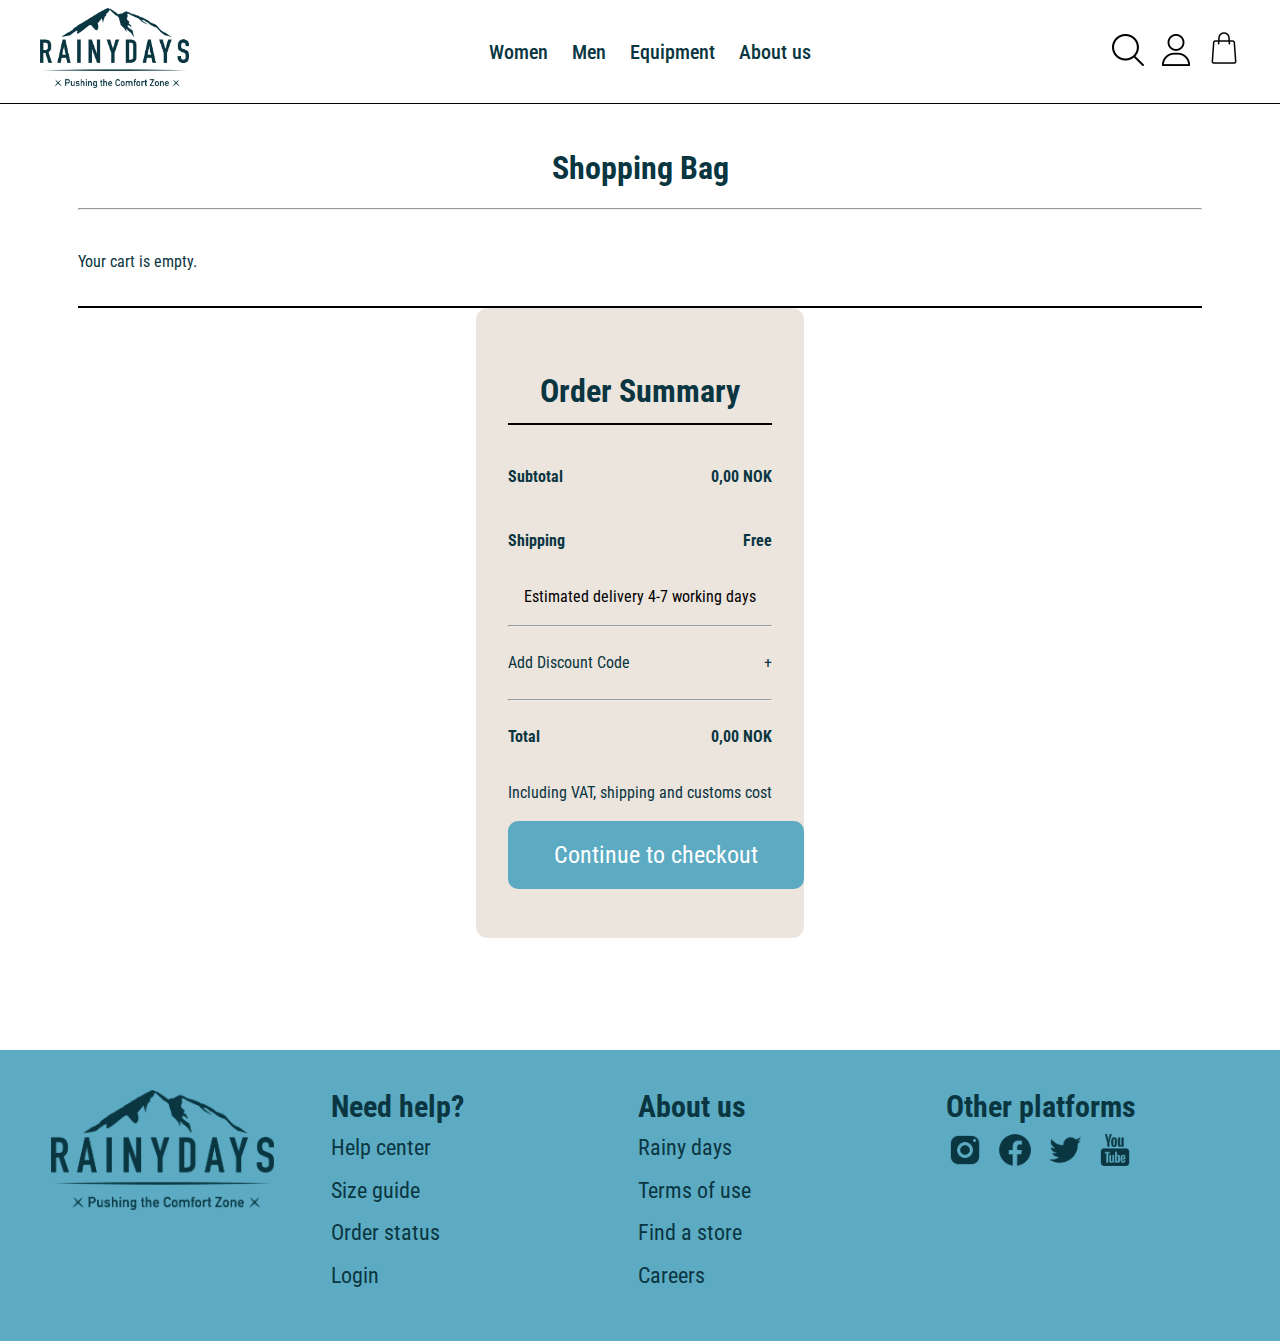
<file: cart.html>
<!doctype html>
<html lang="en">
  <head>
    <meta charset="UTF-8" />
    <meta
      name="description"
      content="Cart page with one red and black jacket in the cart "
    />
    <title>Rainy days cart</title>
    <link rel="stylesheet" href="src/css/styles.css" />
  </head>
  <body class="cart">
    <!--Header-->
    <header class="header">
      <div class="header-container">
        <a href="index.html">
          <img
            src="./assets/images/RainyDays_Logo.png"
            alt="RainyDays logo showing a mountain"
            class="logo"
          />
        </a>

        <nav class="nav-links">
          <ul>
            <li><a href="products.html">Women</a></li>
            <li><a href="products.html">Men</a></li>
            <li><a href="#">Equipment</a></li>
            <li><a href="#">About us</a></li>
          </ul>
        </nav>

        <div class="icons">
          <button><img src="./assets/images/search.png" alt="Search" /></button>
          <button><img src="./assets/images/user.png" alt="Profile" /></button>
          <a href="cart.html"
            ><button>
              <img
                src="./assets/images/parcel.png"
                alt="Shopping bag"
              /></button
          ></a>
        </div>
      </div>
    </header>

    <div class="blue-stripe-cart1"></div>

    <main class="cart-section">
      <div id="loader" class="loader hidden"></div>
      <div id="error-message" class="error-message hidden"></div>
      <div class="cart-container">
        <!-- LEFT SIDE -->
        <div class="cart-left">
          <h1 class="cart-title">Shopping Bag</h1>
          <hr />

          <div class="cart-items"></div>
        </div>
      </div>

      <!-- RIGHT SIDE -->
      <aside class="cart-order-summary">
        <h2>Order Summary</h2>

        <div class="cart-summary-item">
          <p><strong>Subtotal</strong></p>
          <p>
            <strong><span class="cart-subtotal">0</span></strong>
          </p>
        </div>

        <div class="cart-summary-item">
          <p><strong>Shipping</strong></p>
          <p><strong>Free</strong></p>
        </div>

        <p class="cart-shipping-info">Estimated delivery 4-7 working days</p>

        <hr />

        <div class="cart-discount">
          <p>Add Discount Code</p>
          <span>+</span>
        </div>

        <hr />

        <div class="cart-summary-item total">
          <p><strong>Total</strong></p>
          <p>
            <strong><span class="cart-total">0</span></strong>
          </p>
        </div>

        <p class="cart-tax-info">Including VAT, shipping and customs cost</p>

        <a href="checkout.html" class="cart-checkout-btn"
          >Continue to checkout</a
        >
      </aside>
    </main>

    <!--Footer section-->
    <footer>
      <div class="footer-logo">
        <img src="./assets/images/RainyDays_Logo.png" alt="Rainydays logo" />
      </div>

      <div class="need-help">
        <h3>Need help?</h3>
        <ul>
          <li><a href="#">Help center</a></li>
          <li><a href="#">Size guide</a></li>
          <li><a href="#">Order status</a></li>
          <li><a href="#">Login</a></li>
        </ul>
      </div>

      <div class="about-us">
        <h3>About us</h3>
        <ul>
          <li><a href="#">Rainy days</a></li>
          <li><a href="#">Terms of use</a></li>
          <li><a href="#">Find a store</a></li>
          <li><a href="#">Careers</a></li>
        </ul>
      </div>

      <div class="other-platforms">
        <h3>Other platforms</h3>
        <ul>
          <li>
            <button>
              <img
                src="./assets/images/icons8-instagram-48.png"
                alt="instagram logo"
              />
            </button>
          </li>
          <li>
            <button>
              <img
                src="./assets/images/icons8-facebook-48.png"
                alt="facebook logo"
              />
            </button>
          </li>
          <li>
            <button>
              <img
                src="./assets/images/icons8-twitter-48.png"
                alt="twitter logo"
              />
            </button>
          </li>
          <li>
            <button>
              <img
                src="./assets/images/icons8-youtube-48.png"
                alt="youtube logo"
              />
            </button>
          </li>
        </ul>
      </div>
    </footer>
  </body>
  <script src="src/js/script.js"></script>
</html>
</file>
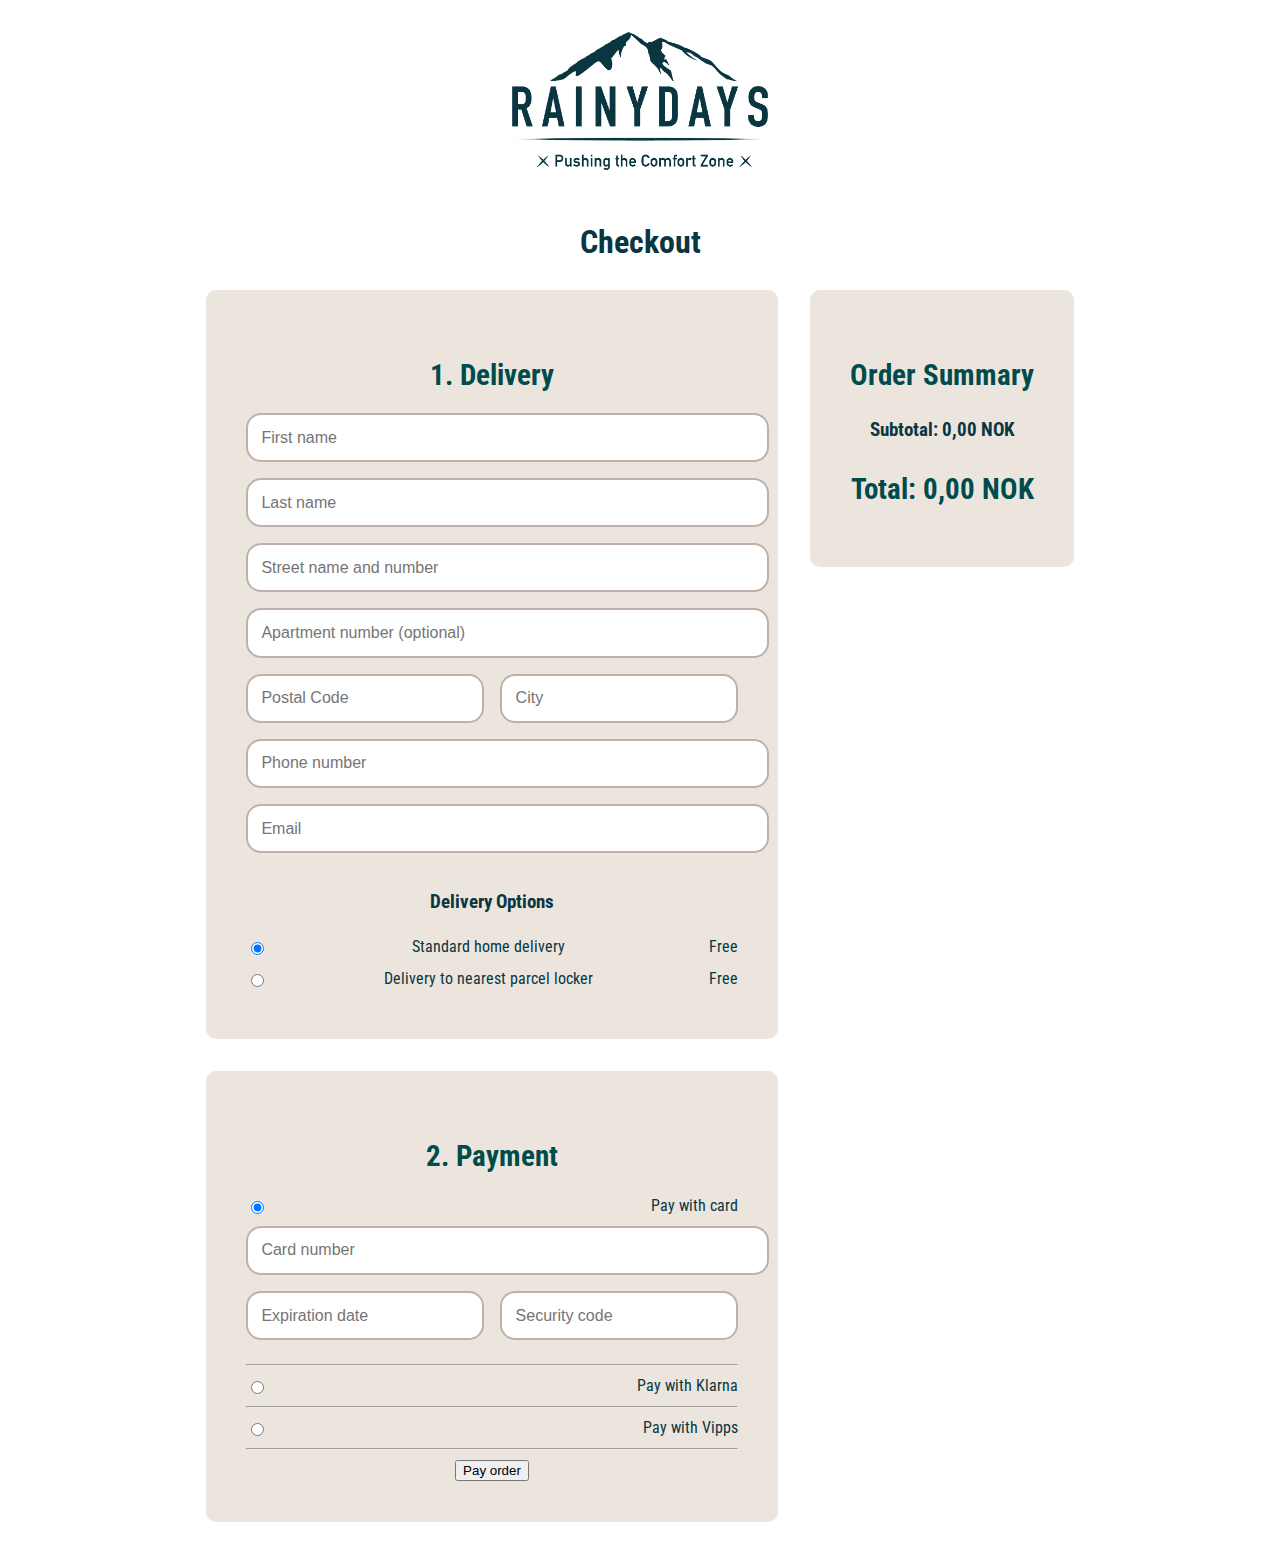
<file: checkout.html>
<!DOCTYPE html>
<html lang="en">
  <head>
    <meta charset="UTF-8" />
    <meta name="description" content="Checkout page for payment information" />
    <title>Rainydays checkout</title>
    <link rel="stylesheet" href="src/css/styles.css" />
  </head>
  <body>


    <header class="check-site-header">
      <a href="index.html">
        <img
          src="./assets/images/RainyDays_Logo.png"
          alt="RainyDays logo"
          class="check-logo"
        />
      </a>
    </header>

    <main class="checkout-wrapper">
      <div id="loader" class="loader hidden"></div>
    <div id="error-message" class="error-message hidden"></div>
      <h1>Checkout</h1>
      <div class="checkout-container">
        <div class="check-left-column">
       
          <section class="checkout-box delivery-box">
            <h2>1. Delivery</h2>
            <form>
              <div class="check-input-row">
                <input type="text" placeholder="First name" required />
                <input type="text" placeholder="Last name" required />
              </div>
              <input
                type="text"
                placeholder="Street name and number"
                required
              />
              <input type="text" placeholder="Apartment number (optional)" />
              <div class="input-row">
                <input type="text" placeholder="Postal Code" required />
                <input type="text" placeholder="City" required />
              </div>
              <input type="tel" placeholder="Phone number" required />
              <input type="email" placeholder="Email" required />

              <h3>Delivery Options</h3>
              <label
                ><input type="radio" name="delivery" checked /> Standard home
                delivery <span>Free</span></label
              >
              <label
                ><input type="radio" name="delivery" /> Delivery to nearest
                parcel locker <span>Free</span></label
              >
            </form>
          </section>

         
  <section class="checkout-box payment-box">
  <h2>2. Payment</h2>
  <form id="payment-form">
    <label><input type="radio" name="payment" checked /> Pay with card</label>
    <input type="text" id="cardNumber" placeholder="Card number" />
    <div class="input-row">
      <input type="text" id="expiration" placeholder="Expiration date" />
      <input type="text" id="security" placeholder="Security code" />
    </div>
    <hr />
    <label><input type="radio" name="payment" /> Pay with Klarna</label>
    <hr />
    <label><input type="radio" name="payment" /> Pay with Vipps</label>
    <hr />
    <button type="submit" class="pay-btn">Pay order</button>
  </form>
</section>
        </div>

        <section class="checkout-box order-summary-box">
          <h2>Order Summary</h2>
          <div class="check-order-summary">
            <p class="check-small-text">Estimated delivery 4–7 working days</p>
            <hr />
            <p class="check-discount"><a href="#">Add Discount Code</a></p>
            <hr />
            <p class="check-small-text">Including VAT, shipping and customs cost</p>
            <hr />
          </div>
          </div>
        </section>
    </main>
    <script src="src/js/script.js"></script>
  </body>
</html>
</file>
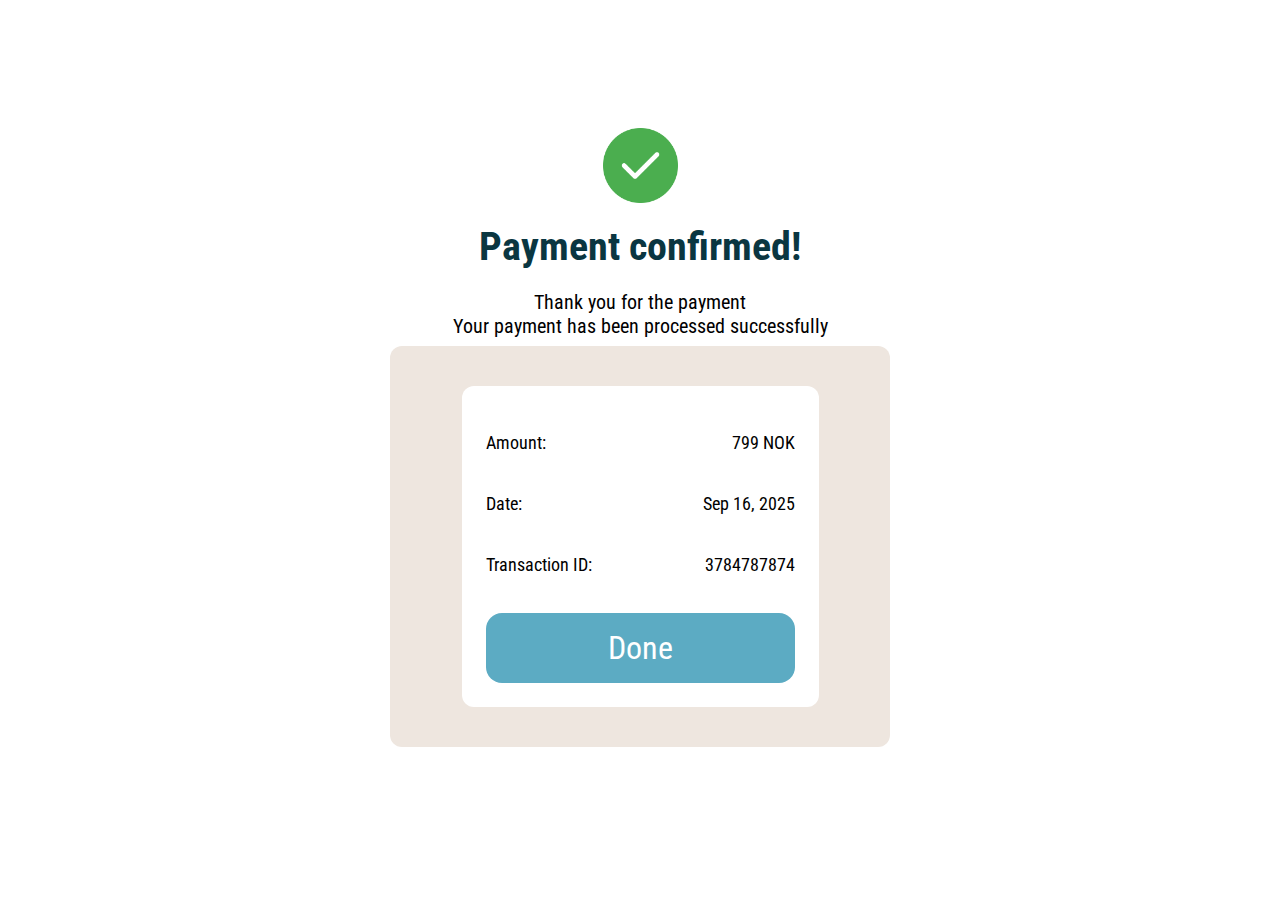
<file: payment.html>
<!DOCTYPE html>
<html lang="en">
    
<head>
  <meta charset="UTF-8">
  <meta name="viewport" content="width=device-width, initial-scale=1.0">
  <meta name="description" content="Confirmed payment page">
  <title>Rainydays, Payment Confirmed</title>
  <link rel="stylesheet" href="src/css/payment.css">
</head>
<body>

  <main>
    <div class="confirmation-header">
      <img src="assets/images/correct.png" alt="Green checkmark" class="correct-img">
      <h1>Payment confirmed!</h1>
      <p class="thanks">Thank you for the payment <br> Your payment has been processed successfully</p>
    </div>

    <div class="beige-box">
      <div class="white-box">
        <div class="row">
          <p>Amount:</p>
          <p>799 NOK</p>
        </div>
        <div class="row">
          <p>Date:</p>
          <p>Sep 16, 2025</p>
        </div>
        <div class="row">
          <p>Transaction ID:</p>
          <p>3784787874</p>
        </div>

        <div class="button-wrapper">
          <a href="index.html" class="done-button">Done</a>
        </div>
      </div>
    </div>
  </main>
</body>
</html>
</file>
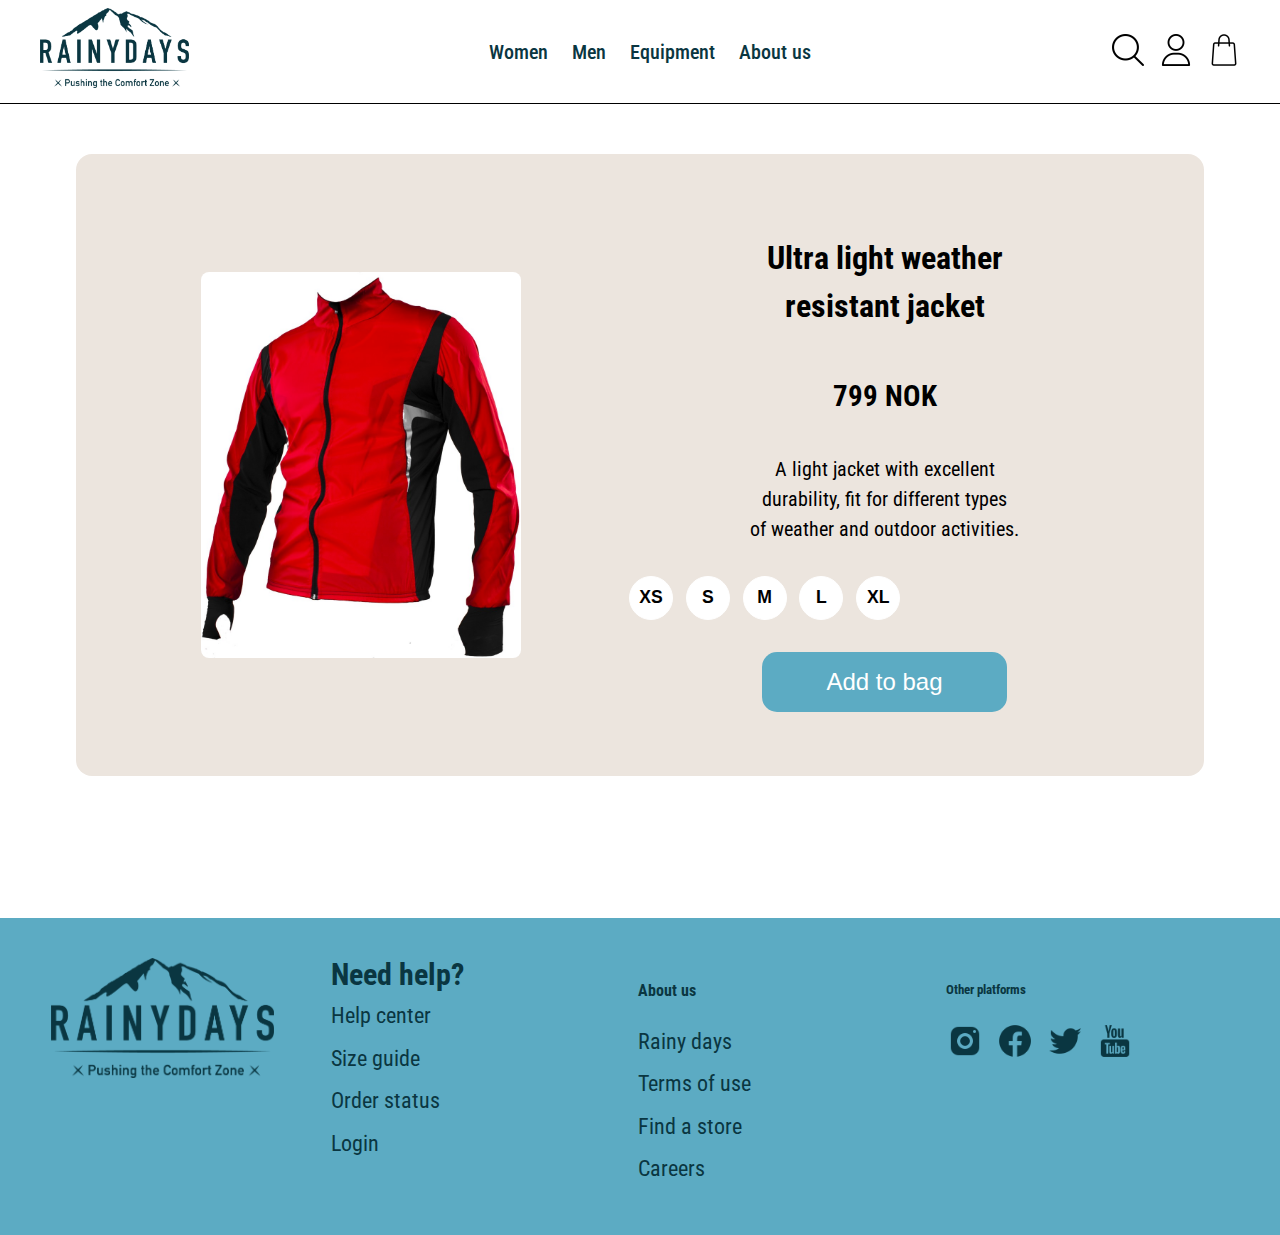
<file: productdetail.html>
<!DOCTYPE html>
<html lang="en">
  <head>
    <meta charset="UTF-8" />
    <meta
      name="description"
      content="page showing red and black jacket and its details"
    />
    <title>Rainydays product detail page</title>
    <link rel="stylesheet" href="src/css/styles.css" />
  </head>
  <body class="productdetail-page">
    <!--HEADER-->
    <header class="header">
      <div class="header-container">
        <a href="index.html">
          <img
            src="./assets/images/RainyDays_Logo.png"
            alt="RainyDays logo"
            class="logo"
          />
        </a>

        <nav class="nav-links">
          <ul>
            <li><a href="products.html">Women</a></li>
            <li><a href="products.html">Men</a></li>
            <li><a href="#">Equipment</a></li>
            <li><a href="#">About us</a></li>
          </ul>
        </nav>

        <div class="icons">
          <button><img src="./assets/images/search.png" alt="Search" /></button>
          <button><img src="./assets/images/user.png" alt="Profile" /></button>
          <button>
            <img src="./assets/images/parcel.png" alt="Shopping bag" />
          </button>
        </div>
      </div>
    </header>

    <div class="blue-stripe1"></div>

    <!--MAIN SECTION-->

    <main class="pd-product-detail">
      <div class="pd-product-box">
        <div class="pd-product-image">
          <img
            src="./assets/images/RainyDays_Jacket3.jpg"
            alt="Ultra light weather resistant jacket"
          />
        </div>

        <div class="pd-product-info">
          <h1>
            Ultra light weather <br />
            resistant jacket
          </h1>
          <p class="pd-price">799 NOK</p>
          <p class="pd-description">
            A light jacket with excellent <br />
            durability, fit for different types <br />
            of weather and outdoor activities.
          </p>

          <div class="pd-sizes">
            <button>XS</button>
            <button>S</button>
            <button>M</button>
            <button>L</button>
            <button>XL</button>
          </div>

          <a href="cart.html">
            <button class="pd-add-to-bag">Add to bag</button>
          </a>
        </div>
      </div>
    </main>

    <!--FOOTER--->

    <footer>
      <div class="footer-logo">
        <img src="./assets/images/RainyDays_Logo.png" alt="Rainydays logo" />
      </div>

      <div class="need-help">
        <h3>Need help?</h3>
        <ul>
          <li><a href="#">Help center</a></li>
          <li><a href="#">Size guide</a></li>
          <li><a href="#">Order status</a></li>
          <li><a href="#">Login</a></li>
        </ul>
      </div>

      <div class="about-us">
        <h4>About us</h4>
        <ul>
          <li><a href="#">Rainy days</a></li>
          <li><a href="#">Terms of use</a></li>
          <li><a href="#">Find a store</a></li>
          <li><a href="#">Careers</a></li>
        </ul>
      </div>

      <div class="other-platforms">
        <h5>Other platforms</h5>
        <ul>
          <li>
            <button>
              <img
                src="./assets/images/icons8-instagram-48.png"
                alt="instagram logo"
              />
            </button>
          </li>
          <li>
            <button>
              <img
                src="./assets/images/icons8-facebook-48.png"
                alt="facebook logo"
              />
            </button>
          </li>
          <li>
            <button>
              <img
                src="./assets/images/icons8-twitter-48.png"
                alt="twitter logo"
              />
            </button>
          </li>
          <li>
            <button>
              <img
                src="./assets/images/icons8-youtube-48.png"
                alt="youtube logo"
              />
            </button>
          </li>
        </ul>
      </div>
    </footer>
  </body>
</html>
</file>
<file: src/css/styles.css>
@import url("https://fonts.googleapis.com/css2?family=Roboto+Condensed:wght@300;400;700&display=swap");

/* base */
body {
  margin: 0;
  padding: 0;
  box-sizing: border-box;
  font-family: "Roboto Condensed", sans-serif;
  color: #0a3641;
  font-size: 1rem;
  line-height: 1.5;
}

/* HEADER */
.header {
  background-color: #ffffff;
  border-bottom: 1px solid #000000;
  position: fixed;
  top: 0;
  left: 0;
  width: 100%;
  z-index: 1000;
}

.header-container {
  max-width: 75rem;
  margin: 0 auto;
  display: flex;
  align-items: center;
  justify-content: space-between;
  padding: 0.5rem 2rem;
  flex-wrap: wrap;
  gap: 1rem;
}

.logo {
  height: clamp(3rem, 8vw, 5rem);
  width: auto;
}

.nav-links ul {
  list-style: none;
  display: flex;
  flex-wrap: wrap;
  gap: 1.5rem;
  margin: 0;
  padding: 0;
}

.nav-links a {
  text-decoration: none;
  color: #0a3641;
  font-weight: 500;
  font-size: clamp(1rem, 2vw, 1.25rem);
}

.icons {
  display: flex;
  gap: 1rem;
  align-items: center;
}

.icons button {
  background: none;
  border: none;
  cursor: pointer;
  padding: 0;
}

.icons img {
  height: clamp(1.5rem, 3vw, 2rem);
  width: auto;
}

.blue-stripe1 {
  width: 100%;
  height: 3.75rem;
  background-color: #5cabc3;
}

/* HOME MAIN */
.home-main {
  position: relative;
  width: 100%;
  height: 80vh;
  overflow: hidden;
}

.home-main img {
  width: 100%;
  height: 100%;
  object-fit: cover;
  object-position: center;
  display: block;
}

.home-main-text {
  position: absolute;
  bottom: 5%;
  left: 5%;
  color: #ffffff;
  text-align: left;
  max-width: 90%;
}

.home-main-text h1 {
  font-size: clamp(2rem, 8vw, 5.5rem);
  line-height: 1.1;
  margin-bottom: 0.75rem;
  color: white;
}

.home-main-text p {
  font-size: clamp(1rem, 3vw, 1.875rem);
  margin-bottom: 1.25rem;
}

.home-gender-buttons {
  display: flex;
  gap: 0.75rem;
  flex-wrap: wrap;
}

.home-gender-buttons button {
  flex: 1 1 8rem;
  background-color: #5cabc3;
  border: none;
  color: #ffffff;
  padding: 0.6rem 1rem;
  border-radius: 1rem;
  font-size: clamp(1rem, 2.5vw, 1.5rem);
  cursor: pointer;
  text-align: center;
}

.home-h2 {
  font-size: clamp(1.5rem, 4vw, 2.5rem);
  color: #0a3641;
  font-weight: 700;
  margin: 5rem 0 1.25rem 10%;
  text-align: left;
}

.home-product-section {
  position: relative;
  width: 100%;
  min-height: 60vh;
  display: flex;
  justify-content: center;
  align-items: flex-start;
  padding: 5rem 0;
  overflow: hidden;
}

.home-product-background {
  position: absolute;
  inset: 0;
  width: 100%;
  height: 100%;
  object-fit: cover;
  z-index: 0;
  opacity: 0.9;
}

.home-product-container {
  position: relative;
  z-index: 1;
  width: 85%;
  max-width: 75rem;
}

.home-product-row {
  display: flex;
  justify-content: space-between;
  align-items: flex-start;
  flex-wrap: wrap;
  gap: 3rem;
  width: 100%;
}

.home-product-item {
  background: transparent;
  flex: 1 1 18rem;
  text-align: center;
}

.home-product-item img {
  width: 100%;
  height: 500px;
  object-fit: cover;
  object-position: center;
  border: none;
  border-radius: 0.5rem;
  display: block;
}

.home-product-info {
  background-color: #5cabc3;
  color: #ffffff;
  width: 100%;
  padding: 1rem 0;
  border: none;
  margin-top: 0.6rem;
  border-radius: 0.5rem;
}

.home-product-info p {
  margin: 0.3rem 0;
  font-size: clamp(1rem, 2vw, 1.25rem);
  text-align: left;
  padding: 0 0.75rem;
}

.home-blue-stripe {
  width: 100%;
  height: 3.75rem;
  background-color: #5cabc3;
}

/* PRODUCTS PAGE 1 */
.products-main {
  position: relative;
  width: 100%;
  height: 80vh;
  overflow: hidden;
  display: flex;
  align-items: flex-end;
  justify-content: flex-start;
}

.products-main img {
  width: 100%;
  height: 100%;
  object-fit: cover;
  object-position: center;
  display: block;
}

.products-main-text {
  position: absolute;
  bottom: 5%;
  left: 5%;
  color: #ffffff;
  text-align: left;
  max-width: 90%;
}

.products-main-text h1 {
  font-size: clamp(2rem, 6vw, 5.5rem);
  line-height: 1.1;
  margin-bottom: 0.8rem;
  color: white;
}

.products-main-text p {
  font-size: clamp(1rem, 2.5vw, 2rem);
  margin-bottom: 1.2rem;
}

.products-gender-buttons {
  display: flex;
  flex-wrap: wrap;
  gap: 1rem;
  max-width: 400px;
}

.products-gender-buttons button {
  flex: 1 1 150px;
  background-color: #5cabc3;
  border: none;
  color: #ffffff;
  padding: 0.8rem 0;
  border-radius: 20px;
  font-size: clamp(1rem, 2.5vw, 1.6rem);
  cursor: pointer;
  text-align: center;
}

/* PRODUCTS PAGE 2 */

.products-h1,
.products-h2 {
  font-size: clamp(1.8rem, 4vw, 2.5rem);
  color: #0a3641;
  font-weight: 700;
  margin: 6rem 0 2rem 10%;
  text-align: left;
}

.products-product-section {
  position: relative;
  width: 100%;
  min-height: 60vh;
  display: flex;
  justify-content: center;
  align-items: flex-start;
  padding: 5rem 0;
  overflow: hidden;
}

.products-product-background {
  position: absolute;
  inset: 0;
  width: 100%;
  height: 100%;
  object-fit: cover;
  z-index: 0;
  opacity: 0.9;
}

.products-product-container {
  position: relative;
  z-index: 1;
  width: 85%;
  max-width: 1200px;
}

.products-product-row {
  display: flex;
  justify-content: center;
  align-items: flex-start;
  flex-wrap: wrap;
  gap: 2.5rem;
  width: 100%;
}

.products-product-item {
  background: transparent;
  flex: 1 1 280px;
  max-width: 350px;
  text-align: center;
}

.products-product-item img {
  width: 100%;
  height: auto;
  aspect-ratio: 3/4;
  object-fit: cover;
  border-radius: 0.5rem;
}

.products-product-info {
  background-color: #5cabc3;
  color: #ffffff;
  width: 100%;
  padding: 0.8rem 0;
  border: none;
  margin-top: 0.5rem;
  border-radius: 0.4rem;
}

.products-product-info p {
  margin: 0.3rem 0;
  font-size: clamp(0.9rem, 2vw, 1.2rem);
  text-align: left;
  padding: 0 0.8rem;
}

.blue-stripe2 {
  width: 100%;
  height: 3.5rem;
  background-color: #5cabc3;
}

/* PRODUCT DETAIL PAGE */

.pd-product-detail {
  display: flex;
  justify-content: center;
  width: 100%;
  padding: 5rem 1rem;
  background-color: #ffffff;
  box-sizing: border-box;
}

.pd-product-box {
  display: flex;
  flex-wrap: wrap;
  align-items: stretch;
  justify-content: center;
  background-color: #ece5de;
  padding: clamp(2rem, 5vw, 6rem);
  border-radius: 1rem;
  gap: clamp(1.5rem, 4vw, 3rem);
  width: min(90%, 1000px);
}

.pd-product-image {
  flex: 1 1 280px;
  display: flex;
  justify-content: center;
  align-items: center;
}

.pd-product-image img {
  width: 100%;
  max-width: 320px;
  height: auto;
  object-fit: contain;
  border-radius: 0.5rem;
}

.pd-product-info {
  flex: 1 1 350px;
  display: flex;
  flex-direction: column;
  justify-content: center;
}

.pd-product-info h1 {
  color: #000000;
  font-size: clamp(1.4rem, 3vw, 2rem);
  margin-bottom: 1rem;
}

.pd-product-info .pd-price {
  color: #000000;
  font-size: clamp(1.2rem, 2.5vw, 1.8rem);
  font-weight: 700;
  margin-bottom: 1rem;
}

.pd-product-info .pd-description {
  color: #000000;
  font-size: clamp(1rem, 2vw, 1.25rem);
  font-weight: 400;
  margin-bottom: 2rem;
  line-height: 1.5;
}

.pd-sizes {
  display: flex;
  flex-wrap: wrap;
  justify-content: flex-start;
  gap: 0.8rem;
  margin-bottom: 2rem;
}

.pd-sizes button {
  background: #ffffff;
  border: 1px solid #ffffff;
  border-radius: 50%;
  width: clamp(36px, 6vw, 44px);
  height: clamp(36px, 6vw, 44px);
  font-size: clamp(0.9rem, 2vw, 1.1rem);
  font-weight: 600;
  cursor: pointer;
}

.pd-sizes button:hover {
  background-color: #5cabc3;
  color: #ffffff;
  transform: scale(1.05);
}

.pd-sizes button.active {
  background-color: #5cabc3;
  color: white;
}

.pd-add-to-bag {
  background-color: #5cabc3;
  color: #ffffff;
  border: none;
  padding: clamp(0.8rem, 2.5vw, 1rem) clamp(3rem, 6vw, 4rem);
  border-radius: 15px;
  font-size: clamp(1rem, 2.5vw, 1.5rem);
  cursor: pointer;
  align-self: flex-start;
}

.pd-add-to-bag:hover {
  background-color: #478a9e;
  transform: scale(1.03);
}

/* CART PAGE */
.cart-section {
  display: flex;
  justify-content: center;
  padding: 8rem 1rem 4rem;
  background-color: #ffffff;
}

.cart-container {
  display: flex;
  flex-wrap: wrap;
  justify-content: center;
  align-items: flex-start;
  width: 90%;
  max-width: 1200px;
  gap: 2rem;
}

.cart-left {
  flex: 1 1 500px;
  min-width: 300px;
}

.cart-left h1 {
  color: #0a3641;
  font-size: clamp(1.5rem, 3vw, 2rem);
  margin-bottom: 1rem;
}

.cart-items {
  display: flex;
  flex-wrap: wrap;
  align-items: flex-start;
  gap: 1rem;
  margin-top: 1.5rem;
  border-bottom: 2px solid #000000;
  padding-bottom: 1rem;
}

.cart-items img {
  width: 120px;
  border-radius: 6px;
  flex-shrink: 0;
}

.cart-items-info h2 {
  font-size: clamp(1.1rem, 2.5vw, 1.4rem);
  color: #0a3641;
  margin-bottom: 0.5rem;
}

.cart-items-info p {
  font-size: clamp(0.9rem, 2vw, 1.1rem);
  color: #000000;
  margin-bottom: 0.5rem;
}

.cart-items-actions {
  display: flex;
  align-items: center;
  gap: 1rem;
  margin-top: 0.5rem;
  flex-wrap: wrap;
}

.cart-items-actions a {
  color: #5cabc3;
  text-decoration: none;
  font-size: clamp(0.9rem, 2vw, 1.1rem);
}

.quantity select {
  padding: 0.25rem;
  border: 1px solid #000000;
  border-radius: 4px;
}

.cart-price {
  font-weight: bold;
  color: #000000;
  font-size: clamp(1rem, 2.5vw, 1.2rem);
}

.cart-order-summary {
  flex: 1 1 300px;
  background-color: #ece5de;
  padding: 2rem;
  border-radius: 12px;
  font-size: 1rem;
  max-width: 400px;
}

.cart-order-summary h2 {
  font-size: clamp(1.5rem, 3vw, 2rem);
  color: #0a3641;
  margin-bottom: 1.5rem;
  border-bottom: 2px solid #000000;
  padding-bottom: 0.5rem;
}

.cart-summary-item {
  display: flex;
  justify-content: space-between;
  margin: 0.5rem 0;
}

.cart-shipping-info {
  font-size: 1rem;
  color: #000000;
  margin-bottom: 1rem;
}

.cart-discount {
  display: flex;
  justify-content: space-between;
  align-items: center;
  margin: 0.5rem 0;
  font-size: 1rem;
  cursor: pointer;
}

.cart-checkout-btn {
  display: block;
  text-align: center;
  background-color: #5cabc3;
  color: #ffffff;
  width: 100%;
  padding: 1rem;
  font-size: clamp(1rem, 2.5vw, 1.5rem);
  border-radius: 10px;
  text-decoration: none;
  margin-top: 1rem;
  cursor: pointer;
}

/* CHECKOUT PAGE */

.check-site-header {
  text-align: center;
  margin-top: 2rem;
}

.check-logo {
  width: 16rem;
  display: block;
  margin: 0 auto;
}

.checkout-wrapper {
  max-width: 1200px;
  margin: 2rem auto;
  padding: 0 2rem;
}

.checkout-wrapper h1 {
  font-size: 2rem;
  margin-bottom: 1.5rem;
}

.checkout-container {
  display: flex;
  justify-content: center;
  align-items: flex-start;
  flex-wrap: wrap;
  gap: 2rem;
}

.check-left-column {
  display: flex;
  flex-direction: column;
  gap: 2rem;
  flex: 2;
  max-width: 650px;
}

.checkout-box {
  background-color: #ece5de;
  border-radius: 10px;
  padding: 2.5rem;
}

.check-delivery-box {
  min-height: 530px;
}

.check-order-summary-box {
  flex: 1;
  max-width: 350px;
  min-height: 560px;
  display: flex;
  flex-direction: column;
  justify-content: space-between;
}

h2 {
  color: #004b4b;
  font-size: 1.8rem;
  margin-bottom: 1rem;
}

form input[type="text"],
form input[type="email"],
form input[type="tel"] {
  width: 100%;
  padding: 0.85rem;
  margin-bottom: 1rem;
  border: 2px solid #bdb1aa;
  border-radius: 15px;
  font-size: 1rem;
}

.input-row {
  display: flex;
  gap: 1rem;
}

label {
  display: flex;
  justify-content: space-between;
  align-items: center;
  margin: 0.5rem 0;
  font-size: 1rem;
}

.check-order-summary p {
  display: flex;
  justify-content: space-between;
  margin: 0.9rem 0;
  font-size: 1.2rem;
}

.check-order-summary .check-small-text {
  font-size: 1rem;
  color: #000000;
}

.check-order-summary hr {
  margin: 1rem 0;
}

.check-product {
  display: flex;
  align-items: center;
  margin-top: 1rem;
  gap: 1rem;
}

.check-product img {
  width: 14rem;
  border-radius: 6px;
}

.check-product-title {
  color: #000000;
  font-size: 1.1rem;
  font-weight: bold;
}

.check-payment-box hr {
  border: none;
  border-top: 1px solid #a8a8a8;
  margin: 1rem 0;
}

.check-pay-btn {
  display: block;
  width: 100%;
  background-color: #5cabc3;
  color: #ffffff;
  font-size: 1.1rem;
  border: none;
  border-radius: 10px;
  padding: 0.85rem;
  margin-top: 0.5rem;
  text-align: center;
  text-decoration: none;
  cursor: pointer;
}

@media (max-width: 900px) {
  .checkout-container {
    flex-direction: column;
    align-items: center;
  }

  .left-column,
  .order-summary-box {
    max-width: 100%;
  }

  .checkout-title {
    text-align: center;
  }
}

/* PAYMENT SECTION */
main {
  display: flex;
  flex-direction: column;
  justify-content: center;
  align-items: center;
  min-height: 90vh;
  text-align: center;
  padding: 2rem 1rem;
}

.correct-img {
  width: 20%;
  max-width: 5rem;
  height: auto;
}

h1 {
  color: #0a3641;
  font-size: clamp(1.8rem, 5vw, 2.5rem);
  margin: 1rem 0;
}

.thanks {
  font-size: clamp(1rem, 3vw, 1.25rem);
  margin-bottom: 0.5rem;
}

.beige-box {
  background-color: #eee6df;
  padding: 2.5rem;
  width: 90%;
  max-width: 31.25rem;
  display: flex;
  justify-content: center;
  border-radius: 0.75rem;
  box-sizing: border-box;
}

.white-box {
  background-color: #ffffff;
  padding: 1.5rem;
  width: 85%;
  text-align: left;
  border-radius: 0.75rem;
  box-sizing: border-box;
}

.white-box .row {
  display: flex;
  justify-content: space-between;
  font-size: 1.125rem;
  margin: 0.25rem 0;
  gap: 0.5rem;
  flex-wrap: wrap;
}

.done-button {
  display: block;
  background-color: #5cabc3;
  color: #ffffff;
  text-align: center;
  padding: 1rem 0;
  border: none;
  border-radius: 1rem;
  font-size: clamp(1.2rem, 4vw, 2rem);
  text-decoration: none;
  margin-top: 1.25rem;
  width: 100%;
  cursor: pointer;
  transition: background-color 0.3s ease;
}

.done-button:hover {
  background-color: #4b91a9;
}

/* loader and error message styling */
.loader {
  border: 6px solid #f3f3f3;
  border-top: 6px solid black;
  border-radius: 50%;
  width: 40px;
  height: 40px;
  margin: 60px auto;
  animation: spin 1s linear infinite;
}

.hidden {
  display: none;
}

@keyframes spin {
  to {
    transform: rotate(360deg);
  }
}

.error-message {
  color: rgb(173, 0, 0);
  padding: 1rem;
  text-align: center;
  margin: 2rem 0;
  font-size: 50px;
}

/* FOOTER */
footer {
  width: 100%;
  background: #5cabc3;
  padding: 2.5rem 4vw;
  display: flex;
  justify-content: space-between;
  align-items: flex-start;
  flex-wrap: wrap;
  gap: 1.5rem;
  margin-top: 3rem;
  box-sizing: border-box;
}

.footer-logo {
  flex: 0 1 16rem;
  min-width: 10rem;
}

.footer-logo img {
  height: clamp(4rem, 10vw, 7.5rem);
  width: auto;
  display: block;
}

footer > div {
  flex: 1 1 12rem;
  min-width: 10rem;
}

footer h3 {
  color: #0a3641;
  font-size: clamp(1.2rem, 3vw, 1.875rem);
  margin: 0 0 0.5rem;
  line-height: 1.1;
}

footer ul {
  list-style: none;
  padding: 0;
  margin: 0;
}

footer li {
  margin-bottom: 0.6rem;
}

.other-platforms ul {
  display: flex;
  gap: 0.75rem;
  align-items: center;
  padding: 0;
  margin: 0;
}

.other-platforms button {
  background: none;
  border: none;
  padding: 0;
  cursor: pointer;
}

.other-platforms img {
  display: block;
  width: clamp(1.5rem, 3vw, 2.375rem);
  height: auto;
}

footer a,
footer button {
  color: #0a3641;
  text-decoration: none;
  font-size: clamp(1rem, 2vw, 1.375rem);
}
</file>
<file: src/css/payment.css>
@import url('https://fonts.googleapis.com/css2?family=Roboto+Condensed:wght@300;400;700&display=swap');

/* BASE */
body {
  margin: 0;
  padding: 0;
  box-sizing: border-box;
  font-family: "Roboto Condensed", sans-serif;
  background-color: #ffffff;
  color: #000000;
  font-size: 1rem;
}

/* MAIN SECTION */
main {
  display: flex;
  flex-direction: column;
  justify-content: center;
  align-items: center;
  min-height: 90vh;
  text-align: center;
  padding: 2rem 1rem; 
}

.correct-img {
  width: 20%;
  max-width: 5rem;
  height: auto;
}

h1 {
  color: #0A3641;
  font-size: clamp(1.8rem, 5vw, 2.5rem); 
  margin: 1rem 0;
}

.thanks {
  font-size: clamp(1rem, 3vw, 1.25rem);
  margin-bottom: 0.5rem;
}


/* Outer beige box */
.beige-box {
  background-color: #eee6df;
  padding: 2.5rem;
  width: 90%;
  max-width: 31.25rem; 
  display: flex;
  justify-content: center;
  border-radius: 0.75rem;
  box-sizing: border-box;
}

/* Inner white box */
.white-box {
  background-color: #ffffff;
  padding: 1.5rem;
  width: 85%;
  text-align: left;
  border-radius: 0.75rem;
  box-sizing: border-box;
}

/* Rows inside white box */
.white-box .row {
  display: flex;
  justify-content: space-between;
  font-size: 1.125rem;
  margin: 0.25rem 0;
  gap: 0.5rem;
  flex-wrap: wrap; 
}

/* BUTTON */
.done-button {
  display: block;
  background-color: #5CABC3;
  color: #ffffff;
  text-align: center;
  padding: 1rem 0;
  border: none;
  border-radius: 1rem;
  font-size: clamp(1.2rem, 4vw, 2rem); 
  text-decoration: none;
  margin-top: 1.25rem;
  width: 100%;
  cursor: pointer;
  transition: background-color 0.3s ease;
}

.done-button:hover {
  background-color: #4b91a9;
}
</file>
